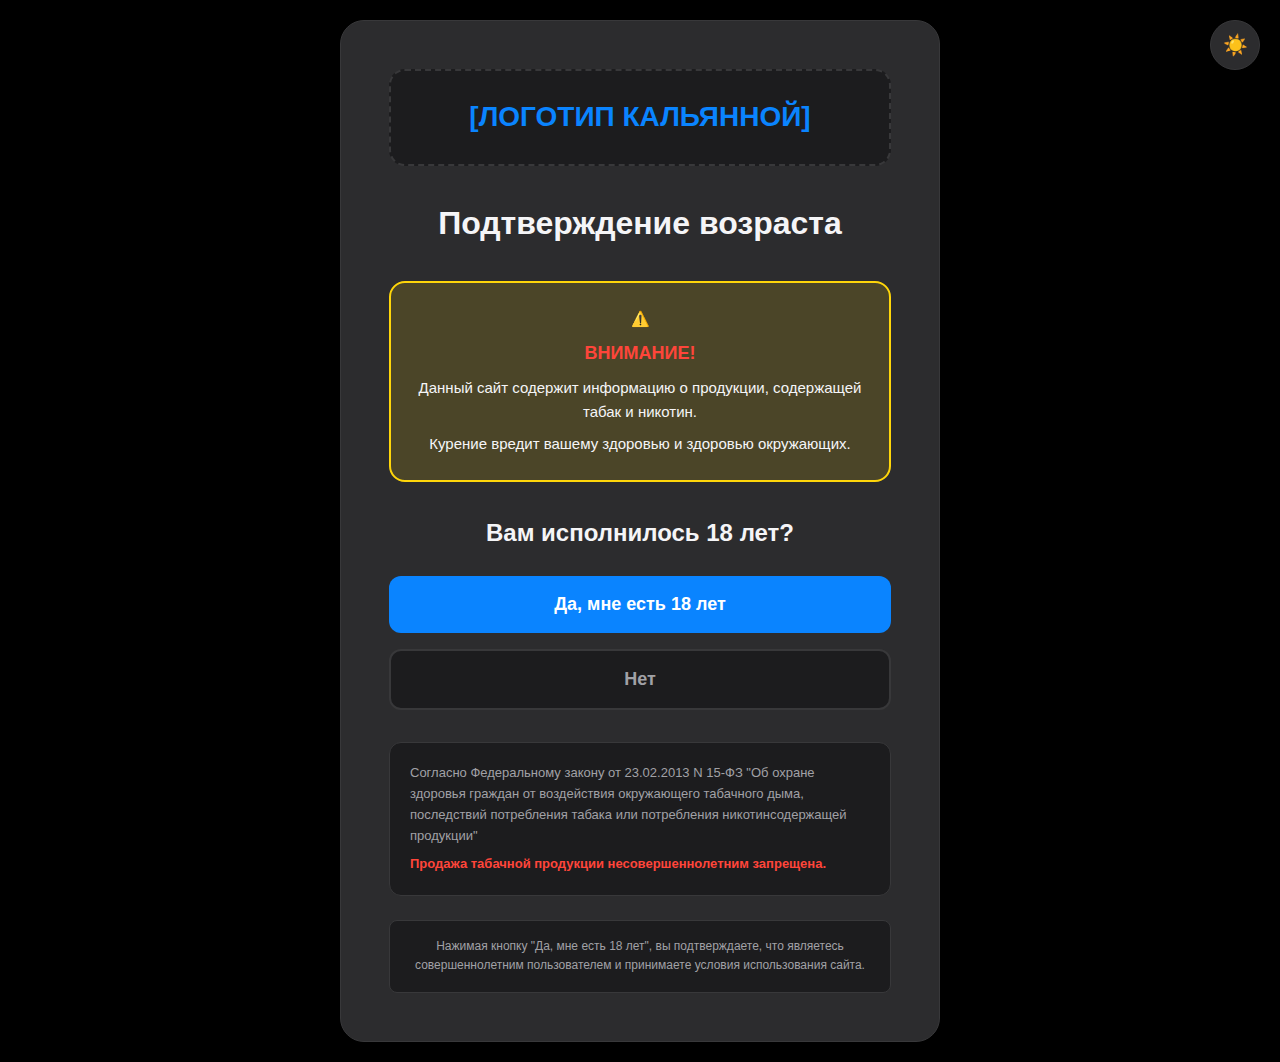
<file: index.html>
<!DOCTYPE html>
<html lang="ru">
<head>
    <meta charset="UTF-8">
    <meta name="viewport" content="width=device-width, initial-scale=1.0">
    <title>Подтверждение возраста - Кальянная [НАЗВАНИЕ]</title>
    <link rel="stylesheet" href="css/age-gate.css">
</head>
<body>
    <button class="theme-toggle-age" id="themeToggleAge" aria-label="Toggle theme">
        <span class="theme-toggle-icon">☀️</span>
    </button>
    <div class="age-gate-container">
        <div class="age-gate-content">
            <div class="logo-placeholder">[ЛОГОТИП КАЛЬЯННОЙ]</div>

            <h1>Подтверждение возраста</h1>

            <div class="warning-box">
                <p class="warning-icon">⚠️</p>
                <p><strong>ВНИМАНИЕ!</strong></p>
                <p>Данный сайт содержит информацию о продукции, содержащей табак и никотин.</p>
                <p>Курение вредит вашему здоровью и здоровью окружающих.</p>
            </div>

            <p class="age-question">Вам исполнилось 18 лет?</p>

            <div class="age-buttons">
                <button id="confirmAge" class="btn-confirm">
                    Да, мне есть 18 лет
                </button>
                <button id="rejectAge" class="btn-reject">
                    Нет
                </button>
            </div>

            <div class="legal-info">
                <p>Согласно Федеральному закону от 23.02.2013 N 15-ФЗ "Об охране здоровья граждан от воздействия окружающего табачного дыма, последствий потребления табака или потребления никотинсодержащей продукции"</p>
                <p>Продажа табачной продукции несовершеннолетним запрещена.</p>
            </div>

            <div class="disclaimer">
                <p>Нажимая кнопку "Да, мне есть 18 лет", вы подтверждаете, что являетесь совершеннолетним пользователем и принимаете условия использования сайта.</p>
            </div>
        </div>
    </div>

    <script src="js/age-gate.js"></script>
</body>
</html>
</file>
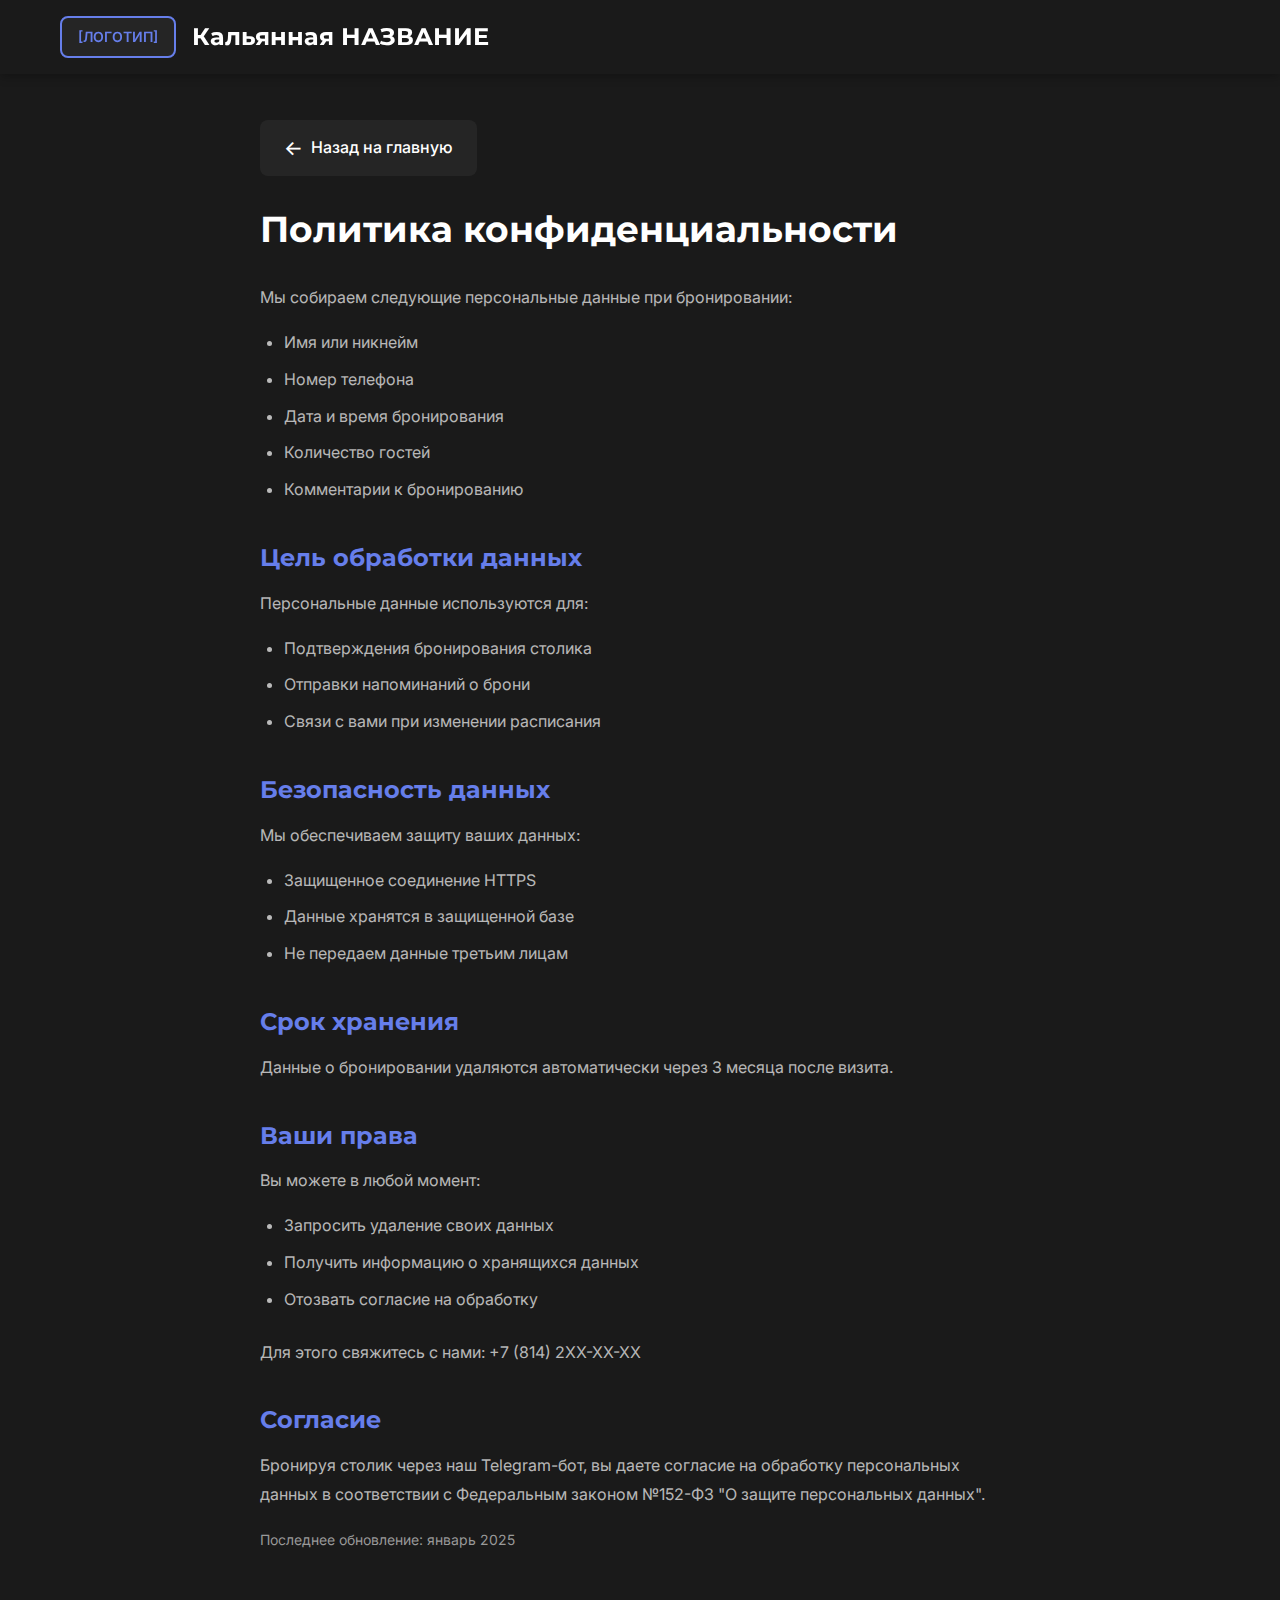
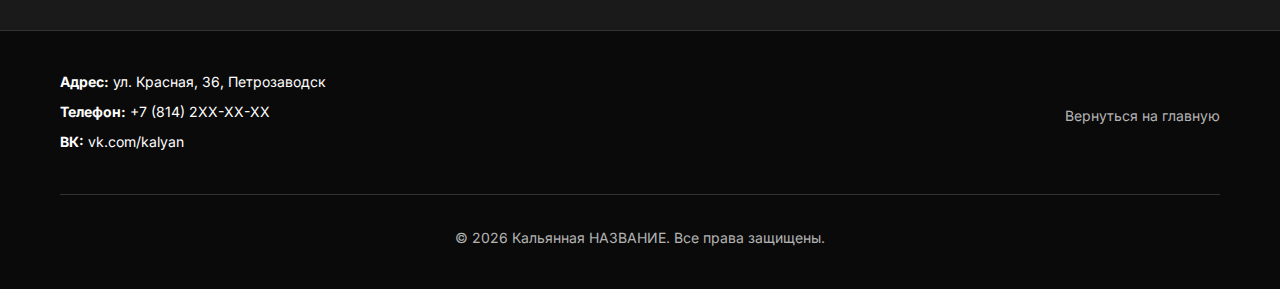
<file: privacy.html>
<!DOCTYPE html>
<html lang="ru">
<head>
    <meta charset="UTF-8">
    <meta name="viewport" content="width=device-width, initial-scale=1.0">
    <meta name="description" content="Политика конфиденциальности - Кальянная НАЗВАНИЕ">
    <title>Политика конфиденциальности - Кальянная НАЗВАНИЕ</title>
    <link rel="stylesheet" href="styles.css">
    <style>
        /* Дополнительные стили для страницы политики */
        .privacy-container {
            max-width: 800px;
            margin: 0 auto;
            padding: 120px 20px 60px;
        }

        .privacy-content h1 {
            font-size: 36px;
            margin-bottom: 2rem;
            color: var(--text-light);
        }

        .privacy-content h2 {
            font-size: 24px;
            margin-top: 2.5rem;
            margin-bottom: 1rem;
            color: var(--accent-purple);
            text-align: left;
        }

        .privacy-content p {
            font-size: 16px;
            line-height: 1.8;
            margin-bottom: 1rem;
            color: var(--text-muted);
        }

        .privacy-content ul {
            margin: 1rem 0 1.5rem 1.5rem;
            list-style: disc;
        }

        .privacy-content ul li {
            font-size: 16px;
            line-height: 1.8;
            margin-bottom: 0.5rem;
            color: var(--text-muted);
        }

        .privacy-content small {
            color: #999;
            font-size: 14px;
        }

        .back-link {
            display: inline-flex;
            align-items: center;
            gap: 0.5rem;
            padding: 12px 24px;
            background: var(--card-bg);
            border-radius: 8px;
            font-weight: 500;
            transition: all 0.3s ease;
            margin-bottom: 2rem;
        }

        .back-link:hover {
            background: rgba(255, 255, 255, 0.1);
            transform: translateX(-5px);
        }

        .back-link::before {
            content: "←";
            font-size: 20px;
        }

        /* Адаптивность */
        @media (max-width: 768px) {
            .privacy-container {
                padding: 100px 20px 40px;
            }

            .privacy-content h1 {
                font-size: 28px;
            }

            .privacy-content h2 {
                font-size: 20px;
            }

            .privacy-content p,
            .privacy-content ul li {
                font-size: 15px;
            }
        }

        @media (max-width: 480px) {
            .privacy-container {
                padding: 90px 15px 30px;
            }

            .privacy-content h1 {
                font-size: 24px;
            }

            .privacy-content h2 {
                font-size: 18px;
            }
        }
    </style>
</head>
<body>
    <!-- Header -->
    <header>
        <div class="container">
            <div class="header-content">
                <div class="logo">
                    <div class="logo-placeholder">[ЛОГОТИП]</div>
                    <span class="site-title">Кальянная НАЗВАНИЕ</span>
                </div>
            </div>
        </div>
    </header>

    <!-- Main Content -->
    <main class="privacy-container">
        <a href="index.html" class="back-link">Назад на главную</a>

        <div class="privacy-content">
            <h1>Политика конфиденциальности</h1>

            <p>Мы собираем следующие персональные данные при бронировании:</p>
            <ul>
                <li>Имя или никнейм</li>
                <li>Номер телефона</li>
                <li>Дата и время бронирования</li>
                <li>Количество гостей</li>
                <li>Комментарии к бронированию</li>
            </ul>

            <h2>Цель обработки данных</h2>
            <p>Персональные данные используются для:</p>
            <ul>
                <li>Подтверждения бронирования столика</li>
                <li>Отправки напоминаний о брони</li>
                <li>Связи с вами при изменении расписания</li>
            </ul>

            <h2>Безопасность данных</h2>
            <p>Мы обеспечиваем защиту ваших данных:</p>
            <ul>
                <li>Защищенное соединение HTTPS</li>
                <li>Данные хранятся в защищенной базе</li>
                <li>Не передаем данные третьим лицам</li>
            </ul>

            <h2>Срок хранения</h2>
            <p>Данные о бронировании удаляются автоматически через 3 месяца после визита.</p>

            <h2>Ваши права</h2>
            <p>Вы можете в любой момент:</p>
            <ul>
                <li>Запросить удаление своих данных</li>
                <li>Получить информацию о хранящихся данных</li>
                <li>Отозвать согласие на обработку</li>
            </ul>

            <p>Для этого свяжитесь с нами: +7 (814) 2XX-XX-XX</p>

            <h2>Согласие</h2>
            <p>Бронируя столик через наш Telegram-бот, вы даете согласие на обработку персональных данных в соответствии с Федеральным законом №152-ФЗ "О защите персональных данных".</p>

            <p><small>Последнее обновление: январь 2025</small></p>
        </div>
    </main>

    <!-- Footer -->
    <footer>
        <div class="container">
            <div class="footer-content">
                <div class="footer-contacts">
                    <p><strong>Адрес:</strong> ул. Красная, 36, Петрозаводск</p>
                    <p><strong>Телефон:</strong> <a href="tel:+78142000000">+7 (814) 2XX-XX-XX</a></p>
                    <p><strong>ВК:</strong> <a href="https://vk.com/kalyan" target="_blank">vk.com/kalyan</a></p>
                </div>
                <div class="footer-links">
                    <a href="index.html">Вернуться на главную</a>
                </div>
            </div>
            <div class="footer-bottom">
                <p>&copy; 2026 Кальянная НАЗВАНИЕ. Все права защищены.</p>
            </div>
        </div>
    </footer>
</body>
</html>
</file>
<file: css/age-gate.css>
/* Age Gate Page Styles with Dark Theme */

:root {
    --primary-color: #0A84FF;
    --danger-color: #ff453a;

    /* Dark Theme (Default) */
    --text-dark: #f5f5f7;
    --text-gray: #a1a1a6;
    --bg-dark: #000000;
    --bg-darker: #1c1c1e;
    --bg-card: #2c2c2e;
    --white: #ffffff;
    --shadow: 0 2px 16px rgba(0,0,0,0.5);
    --border-color: #38383a;
    --warning-bg: rgba(255, 214, 10, 0.15);
    --warning-border: #ffd60a;
}

/* Light Theme */
body.light-theme {
    --primary-color: #007AFF;
    --danger-color: #ff3b30;
    --text-dark: #1d1d1f;
    --text-gray: #6e6e73;
    --bg-dark: #ffffff;
    --bg-darker: #fbfbfd;
    --bg-card: #ffffff;
    --shadow: 0 2px 16px rgba(0,0,0,0.08);
    --border-color: #e5e5e7;
    --warning-bg: #fff3cd;
    --warning-border: #ffc107;
}

* {
    margin: 0;
    padding: 0;
    box-sizing: border-box;
}

body {
    font-family: -apple-system, BlinkMacSystemFont, 'Segoe UI', Roboto, Helvetica, Arial, sans-serif;
    color: var(--text-dark);
    line-height: 1.6;
    background: var(--bg-dark);
    min-height: 100vh;
    display: flex;
    align-items: center;
    justify-content: center;
    padding: 20px;
    transition: background-color 0.3s ease;
    position: relative;
}

body.light-theme {
    background: linear-gradient(135deg, #667eea 0%, #764ba2 100%);
}

/* Theme Toggle for Age Gate */
.theme-toggle-age {
    position: fixed;
    top: 20px;
    right: 20px;
    background: var(--bg-card);
    border: 1px solid var(--border-color);
    color: var(--text-dark);
    padding: 12px;
    border-radius: 50%;
    cursor: pointer;
    font-size: 20px;
    transition: all 0.3s ease;
    display: flex;
    align-items: center;
    justify-content: center;
    width: 50px;
    height: 50px;
    z-index: 1000;
}

.theme-toggle-age:hover {
    background: var(--primary-color);
    border-color: var(--primary-color);
    transform: scale(1.1) rotate(15deg);
}

.age-gate-container {
    width: 100%;
    max-width: 600px;
}

.age-gate-content {
    background: var(--bg-card);
    border: 1px solid var(--border-color);
    border-radius: 24px;
    padding: 48px;
    box-shadow: 0 20px 60px rgba(0,0,0,0.3);
    text-align: center;
}

.logo-placeholder {
    font-size: 28px;
    font-weight: 700;
    color: var(--primary-color);
    margin-bottom: 32px;
    padding: 24px;
    background: var(--bg-darker);
    border-radius: 16px;
    border: 2px dashed var(--border-color);
}

h1 {
    font-size: 32px;
    font-weight: 600;
    margin-bottom: 32px;
    color: var(--text-dark);
}

.warning-box {
    background: var(--warning-bg);
    border: 2px solid var(--warning-border);
    border-radius: 16px;
    padding: 24px;
    margin-bottom: 32px;
}

.warning-icon {
    font-size: 48px;
    margin-bottom: 12px;
}

.warning-box p {
    margin-bottom: 8px;
    color: var(--text-dark);
    font-size: 15px;
}

.warning-box p:last-child {
    margin-bottom: 0;
}

.warning-box strong {
    font-size: 18px;
    font-weight: 700;
    color: var(--danger-color);
}

.age-question {
    font-size: 24px;
    font-weight: 600;
    margin-bottom: 24px;
    color: var(--text-dark);
}

.age-buttons {
    display: flex;
    gap: 16px;
    margin-bottom: 32px;
    flex-direction: column;
}

.btn-confirm,
.btn-reject {
    padding: 18px 32px;
    font-size: 18px;
    font-weight: 600;
    border: none;
    border-radius: 12px;
    cursor: pointer;
    transition: all 0.3s ease;
    font-family: inherit;
}

.btn-confirm {
    background: var(--primary-color);
    color: white;
}

.btn-confirm:hover {
    background: #0056d6;
    transform: translateY(-2px);
    box-shadow: 0 8px 20px rgba(0, 122, 255, 0.4);
}

.btn-reject {
    background: var(--bg-darker);
    color: var(--text-gray);
    border: 2px solid var(--border-color);
}

.btn-reject:hover {
    background: var(--danger-color);
    color: white;
    border-color: var(--danger-color);
}

.legal-info {
    background: var(--bg-darker);
    border: 1px solid var(--border-color);
    padding: 20px;
    border-radius: 12px;
    margin-bottom: 24px;
}

.legal-info p {
    font-size: 13px;
    color: var(--text-gray);
    margin-bottom: 8px;
    text-align: left;
}

.legal-info p:last-child {
    margin-bottom: 0;
    font-weight: 600;
    color: var(--danger-color);
}

.disclaimer {
    padding: 16px;
    background: var(--bg-darker);
    border: 1px solid var(--border-color);
    border-radius: 8px;
}

.disclaimer p {
    font-size: 12px;
    color: var(--text-gray);
    text-align: center;
}

/* Mobile Responsive */
@media (max-width: 768px) {
    body {
        padding: 15px;
    }

    .theme-toggle-age {
        top: 15px;
        right: 15px;
        width: 45px;
        height: 45px;
        font-size: 18px;
    }

    .age-gate-content {
        padding: 32px 24px;
    }

    h1 {
        font-size: 26px;
    }

    .age-question {
        font-size: 20px;
    }

    .btn-confirm,
    .btn-reject {
        font-size: 16px;
        padding: 16px 24px;
    }

    .logo-placeholder {
        font-size: 22px;
        padding: 20px;
    }

    .warning-box {
        padding: 20px;
    }

    .warning-icon {
        font-size: 40px;
    }

    .legal-info {
        padding: 16px;
    }

    .legal-info p {
        font-size: 12px;
    }
}

/* Small Mobile Devices */
@media (max-width: 480px) {
    .age-gate-content {
        padding: 24px 16px;
    }

    .theme-toggle-age {
        width: 40px;
        height: 40px;
        font-size: 16px;
    }

    h1 {
        font-size: 22px;
    }

    .age-question {
        font-size: 18px;
    }

    .logo-placeholder {
        font-size: 20px;
        padding: 16px;
    }
}

/* Rejection message styles */
.rejection-message {
    display: none;
    background: var(--danger-color);
    color: white;
    padding: 24px;
    border-radius: 12px;
    margin-top: 20px;
    animation: fadeIn 0.5s ease;
}

.rejection-message.show {
    display: block;
}

@keyframes fadeIn {
    from {
        opacity: 0;
        transform: translateY(-10px);
    }
    to {
        opacity: 1;
        transform: translateY(0);
    }
}
</file>
<file: styles.css>
/* ======================================
   СТИЛИ ДЛЯ САЙТА КАЛЬЯННОЙ
   ====================================== */

/* Подключение Google Fonts */
@import url('https://fonts.googleapis.com/css2?family=Montserrat:wght@400;600;700&family=Inter:wght@300;400;500;600&display=swap');

/* ======================================
   1. CSS RESET И ОБЩИЕ СТИЛИ
   ====================================== */

* {
  margin: 0;
  padding: 0;
  box-sizing: border-box;
}

:root {
  /* Цветовая палитра */
  --bg-dark: #1a1a1a;
  --bg-darker: #0a0a0a;
  --text-light: #ffffff;
  --text-muted: rgba(255, 255, 255, 0.7);
  --accent-orange: #FF6B35;
  --accent-purple: #667eea;
  --accent-purple-dark: #764ba2;
  --card-bg: rgba(255, 255, 255, 0.05);
  --border-color: #333;
  --border-dashed: #666;

  /* Отступы */
  --container-max-width: 1200px;
  --section-padding: 80px;
  --spacing-sm: 1rem;
  --spacing-md: 2rem;
  --spacing-lg: 3rem;
}

html {
  scroll-behavior: smooth;
  font-size: 16px;
}

body {
  font-family: 'Inter', -apple-system, BlinkMacSystemFont, 'Segoe UI', sans-serif;
  background-color: var(--bg-dark);
  color: var(--text-light);
  line-height: 1.6;
  overflow-x: hidden;
}

h1, h2, h3, h4, h5, h6 {
  font-family: 'Montserrat', sans-serif;
  font-weight: 700;
  line-height: 1.2;
}

a {
  color: var(--text-light);
  text-decoration: none;
  transition: opacity 0.3s ease;
}

a:hover {
  opacity: 0.8;
}

img {
  max-width: 100%;
  height: auto;
  display: block;
}

.container {
  max-width: var(--container-max-width);
  margin: 0 auto;
  padding: 0 20px;
}

section {
  padding: var(--section-padding) 20px;
}

section h2 {
  font-size: 36px;
  margin-bottom: var(--spacing-md);
  text-align: center;
}

/* ======================================
   2. HEADER
   ====================================== */

header {
  position: fixed;
  top: 0;
  left: 0;
  width: 100%;
  background: rgba(26, 26, 26, 0.95);
  backdrop-filter: blur(10px);
  padding: 1rem 2rem;
  z-index: 1000;
  box-shadow: 0 2px 10px rgba(0, 0, 0, 0.3);
}

.header-content {
  max-width: var(--container-max-width);
  margin: 0 auto;
  display: flex;
  justify-content: space-between;
  align-items: center;
}

.logo {
  display: flex;
  align-items: center;
  gap: 1rem;
}

.logo-placeholder {
  background: var(--card-bg);
  border: 2px solid var(--accent-purple);
  padding: 8px 16px;
  border-radius: 8px;
  font-size: 14px;
  font-weight: 600;
  color: var(--accent-purple);
}

.site-title {
  font-size: 24px;
  font-weight: 700;
  font-family: 'Montserrat', sans-serif;
}

nav ul.nav-menu {
  display: flex;
  list-style: none;
  gap: var(--spacing-md);
  align-items: center;
}

nav ul.nav-menu li a {
  font-size: 16px;
  font-weight: 500;
  transition: color 0.3s ease;
}

nav ul.nav-menu li a:hover {
  color: var(--accent-orange);
  opacity: 1;
}

/* ======================================
   3. HERO СЕКЦИЯ
   ====================================== */

#hero {
  min-height: 100vh;
  display: flex;
  align-items: center;
  justify-content: center;
  padding-top: 80px;
}

.hero-image {
  margin-bottom: var(--spacing-md);
}

.image-placeholder {
  background: linear-gradient(135deg, var(--accent-purple) 0%, var(--accent-purple-dark) 100%);
  border: 2px dashed var(--text-light);
  padding: 40px;
  border-radius: 16px;
  text-align: center;
  font-size: 18px;
  font-weight: 500;
  min-height: 300px;
  display: flex;
  align-items: center;
  justify-content: center;
}

.hero-content {
  text-align: center;
}

.hero-content h1 {
  font-size: 48px;
  margin-bottom: var(--spacing-sm);
  background: linear-gradient(135deg, var(--text-light) 0%, var(--accent-purple) 100%);
  -webkit-background-clip: text;
  -webkit-text-fill-color: transparent;
  background-clip: text;
}

.hero-subtitle {
  font-size: 18px;
  opacity: 0.9;
  margin-bottom: var(--spacing-md);
  color: var(--text-muted);
}

/* ======================================
   4. CTA КНОПКА
   ====================================== */

.cta-button {
  display: inline-block;
  background: var(--accent-orange);
  color: var(--text-light);
  padding: 16px 40px;
  border-radius: 8px;
  font-size: 18px;
  font-weight: 700;
  font-family: 'Montserrat', sans-serif;
  text-transform: uppercase;
  letter-spacing: 0.5px;
  transition: all 0.3s cubic-bezier(0.65, 0, 0.35, 1);
  box-shadow: 0 4px 15px rgba(255, 107, 53, 0.3);
  min-height: 56px;
  display: inline-flex;
  align-items: center;
  justify-content: center;
}

.cta-button:hover {
  transform: scale(1.05);
  box-shadow: 0 8px 25px rgba(255, 107, 53, 0.5);
  opacity: 1;
}

.cta-button:active {
  transform: scale(0.98);
}

/* ======================================
   5. CONTACTS СЕКЦИЯ
   ====================================== */

#contacts {
  background: var(--bg-darker);
}

.contacts-grid {
  display: grid;
  grid-template-columns: 1fr 1fr;
  gap: var(--spacing-lg);
  margin-top: var(--spacing-md);
}

.contact-info {
  display: flex;
  flex-direction: column;
  gap: var(--spacing-sm);
}

.contact-item {
  padding: 1rem;
  background: var(--card-bg);
  border-radius: 8px;
}

.contact-item strong {
  display: block;
  margin-bottom: 0.5rem;
  color: var(--accent-purple);
  font-weight: 600;
}

.contact-item a {
  color: var(--accent-orange);
  font-weight: 500;
}

.map-container {
  min-height: 400px;
}

.map-placeholder {
  width: 100%;
  height: 100%;
  min-height: 400px;
  background: var(--card-bg);
  border: 2px dashed var(--border-dashed);
  border-radius: 12px;
  display: flex;
  align-items: center;
  justify-content: center;
  color: #999;
  font-size: 16px;
  font-weight: 500;
}

/* ======================================
   6. FEATURES СЕКЦИЯ
   ====================================== */

.features-grid {
  display: grid;
  grid-template-columns: repeat(2, 1fr);
  gap: var(--spacing-md);
  margin-top: var(--spacing-md);
}

.feature-card {
  background: var(--card-bg);
  padding: 2rem;
  border-radius: 12px;
  text-align: center;
  transition: all 0.3s ease;
  border: 1px solid transparent;
}

.feature-card:hover {
  background: rgba(255, 255, 255, 0.08);
  border-color: var(--accent-purple);
  transform: translateY(-5px);
}

.feature-icon {
  display: inline-block;
  width: 60px;
  height: 60px;
  background: var(--accent-purple);
  border-radius: 50%;
  margin-bottom: 1rem;
  display: flex;
  align-items: center;
  justify-content: center;
  font-size: 14px;
  font-weight: 600;
}

.feature-card h3 {
  font-size: 18px;
  font-weight: 600;
}

/* ======================================
   7. GALLERY СЕКЦИЯ
   ====================================== */

#gallery {
  background: var(--bg-darker);
}

.gallery-grid {
  display: grid;
  grid-template-columns: repeat(3, 1fr);
  gap: 1rem;
  margin-top: var(--spacing-md);
}

.gallery-item {
  aspect-ratio: 4/3;
  overflow: hidden;
  border-radius: 8px;
  cursor: pointer;
  transition: all 0.3s ease;
}

.gallery-placeholder {
  width: 100%;
  height: 100%;
  background: #333;
  border: 2px dashed var(--border-dashed);
  display: flex;
  align-items: center;
  justify-content: center;
  color: #999;
  font-size: 14px;
  font-weight: 500;
  transition: all 0.3s ease;
}

.gallery-item:hover .gallery-placeholder {
  opacity: 0.8;
  border-color: var(--accent-purple);
  background: #444;
}

/* ======================================
   8. PRICES СЕКЦИЯ
   ====================================== */

.price-table {
  width: 100%;
  border-collapse: collapse;
  margin-top: var(--spacing-md);
  background: var(--card-bg);
  border-radius: 12px;
  overflow: hidden;
}

.price-table tr {
  border-bottom: 1px solid var(--border-color);
  transition: background 0.2s ease;
}

.price-table tr:last-child {
  border-bottom: none;
}

.price-table tr:hover {
  background: rgba(255, 255, 255, 0.05);
}

.price-table td {
  padding: 1rem 1.5rem;
  font-size: 16px;
}

.price-table td:first-child {
  font-weight: 500;
}

.price-table td:last-child {
  text-align: right;
  color: var(--accent-orange);
  font-weight: 600;
  font-size: 18px;
}

/* ======================================
   9. FOOTER
   ====================================== */

footer {
  background: var(--bg-darker);
  padding: 40px 20px;
  border-top: 1px solid var(--border-color);
}

.footer-content {
  max-width: var(--container-max-width);
  margin: 0 auto;
  display: flex;
  justify-content: space-between;
  align-items: center;
  flex-wrap: wrap;
  gap: var(--spacing-md);
  margin-bottom: var(--spacing-md);
}

.footer-contacts p {
  font-size: 14px;
  margin-bottom: 0.5rem;
}

.footer-links {
  display: flex;
  flex-direction: column;
  gap: 1rem;
  align-items: flex-end;
}

.footer-links a:not(.cta-button) {
  font-size: 14px;
  color: var(--text-muted);
}

.footer-bottom {
  text-align: center;
  padding-top: var(--spacing-md);
  border-top: 1px solid var(--border-color);
  color: var(--text-muted);
  font-size: 14px;
}

/* ======================================
   10. АДАПТИВНОСТЬ
   ====================================== */

/* Планшеты */
@media (max-width: 768px) {
  :root {
    --section-padding: 60px;
  }

  header {
    padding: 1rem;
  }

  .header-content {
    flex-direction: column;
    gap: 1rem;
  }

  nav ul.nav-menu {
    flex-direction: column;
    gap: 1rem;
    text-align: center;
  }

  .site-title {
    font-size: 20px;
  }

  .hero-content h1 {
    font-size: 32px;
  }

  .hero-subtitle {
    font-size: 16px;
  }

  section h2 {
    font-size: 28px;
  }

  .contacts-grid {
    grid-template-columns: 1fr;
  }

  .features-grid {
    grid-template-columns: 1fr;
  }

  .gallery-grid {
    grid-template-columns: repeat(2, 1fr);
  }

  .footer-content {
    flex-direction: column;
    text-align: center;
  }

  .footer-links {
    align-items: center;
  }
}

/* Мобильные устройства */
@media (max-width: 480px) {
  :root {
    --section-padding: 40px;
  }

  header {
    padding: 0.75rem 0.5rem;
  }

  .logo {
    gap: 0.5rem;
  }

  .logo-placeholder {
    padding: 6px 10px;
    font-size: 10px;
  }

  .site-title {
    font-size: 16px;
  }

  nav ul.nav-menu {
    gap: 0.75rem;
  }

  nav ul.nav-menu li a {
    font-size: 14px;
  }

  .hero-content h1 {
    font-size: 28px;
  }

  .hero-subtitle {
    font-size: 14px;
  }

  .cta-button {
    font-size: 16px;
    padding: 14px 30px;
  }

  section h2 {
    font-size: 24px;
  }

  .gallery-grid {
    grid-template-columns: 1fr;
  }

  .price-table td {
    padding: 0.8rem 1rem;
    font-size: 14px;
  }

  .price-table td:last-child {
    font-size: 16px;
  }
}

/* Очень узкие экраны (Telegram Mini App) */
@media (max-width: 375px) {
  header {
    padding: 0.5rem 0.25rem;
  }

  .logo {
    gap: 0.4rem;
  }

  .logo-placeholder {
    padding: 4px 8px;
    font-size: 9px;
  }

  .site-title {
    font-size: 14px;
  }

  nav ul.nav-menu li a {
    font-size: 12px;
  }

  .hero-content h1 {
    font-size: 24px;
  }

  .image-placeholder {
    padding: 30px;
    font-size: 16px;
    min-height: 200px;
  }
}

/* ======================================
   11. UTILITY КЛАССЫ
   ====================================== */

.placeholder-img {
  border: 2px dashed var(--border-dashed);
  background: rgba(255, 255, 255, 0.03);
  display: flex;
  align-items: center;
  justify-content: center;
  color: #999;
  font-size: 14px;
  padding: 20px;
  text-align: center;
}

/* Анимации для плавной загрузки */
@media (prefers-reduced-motion: no-preference) {
  .feature-card,
  .gallery-item,
  .price-table tr {
    animation: fadeInUp 0.6s ease-out;
  }
}

@keyframes fadeInUp {
  from {
    opacity: 0;
    transform: translateY(20px);
  }
  to {
    opacity: 1;
    transform: translateY(0);
  }
}

/* Accessibility: улучшенный фокус для клавиатурной навигации */
a:focus-visible,
button:focus-visible {
  outline: 2px solid var(--accent-orange);
  outline-offset: 2px;
}

/* ======================================
   12. LAZY LOADING АНИМАЦИЯ
   ====================================== */

.gallery-item {
  opacity: 0;
  transform: scale(0.9);
  transition: opacity 0.6s ease, transform 0.6s ease;
}

.gallery-item.loaded {
  opacity: 1;
  transform: scale(1);
}

/* ======================================
   13. LIGHTBOX MODAL
   ====================================== */

.lightbox-modal {
  position: fixed;
  top: 0;
  left: 0;
  width: 100%;
  height: 100%;
  z-index: 2000;
  display: none;
  align-items: center;
  justify-content: center;
}

.lightbox-modal.active {
  display: flex;
}

.lightbox-overlay {
  position: absolute;
  top: 0;
  left: 0;
  width: 100%;
  height: 100%;
  background: rgba(0, 0, 0, 0.9);
  backdrop-filter: blur(10px);
  cursor: pointer;
}

.lightbox-content {
  position: relative;
  z-index: 2001;
  max-width: 90%;
  max-height: 90%;
  animation: lightboxZoomIn 0.3s ease-out;
}

.lightbox-close {
  position: absolute;
  top: -50px;
  right: 0;
  background: transparent;
  border: none;
  color: var(--text-light);
  font-size: 48px;
  font-weight: 300;
  cursor: pointer;
  transition: transform 0.2s ease, color 0.2s ease;
  width: 48px;
  height: 48px;
  display: flex;
  align-items: center;
  justify-content: center;
  padding: 0;
  line-height: 1;
}

.lightbox-close:hover {
  transform: scale(1.1);
  color: var(--accent-orange);
}

.lightbox-image {
  background: var(--card-bg);
  border-radius: 12px;
  overflow: hidden;
  box-shadow: 0 10px 50px rgba(0, 0, 0, 0.5);
}

.lightbox-placeholder {
  padding: 80px 120px;
  font-size: 32px;
  font-weight: 600;
  text-align: center;
  color: var(--text-light);
  background: linear-gradient(135deg, var(--accent-purple) 0%, var(--accent-purple-dark) 100%);
  min-width: 400px;
  display: flex;
  align-items: center;
  justify-content: center;
}

@keyframes lightboxZoomIn {
  from {
    opacity: 0;
    transform: scale(0.8);
  }
  to {
    opacity: 1;
    transform: scale(1);
  }
}

/* Адаптивность для lightbox */
@media (max-width: 768px) {
  .lightbox-placeholder {
    padding: 60px 80px;
    font-size: 24px;
    min-width: 300px;
  }

  .lightbox-close {
    top: -40px;
    font-size: 36px;
  }
}

@media (max-width: 480px) {
  .lightbox-placeholder {
    padding: 40px 60px;
    font-size: 18px;
    min-width: 250px;
  }

  .lightbox-close {
    top: -35px;
    font-size: 32px;
  }

  .lightbox-content {
    max-width: 95%;
    max-height: 95%;
  }
}
</file>
